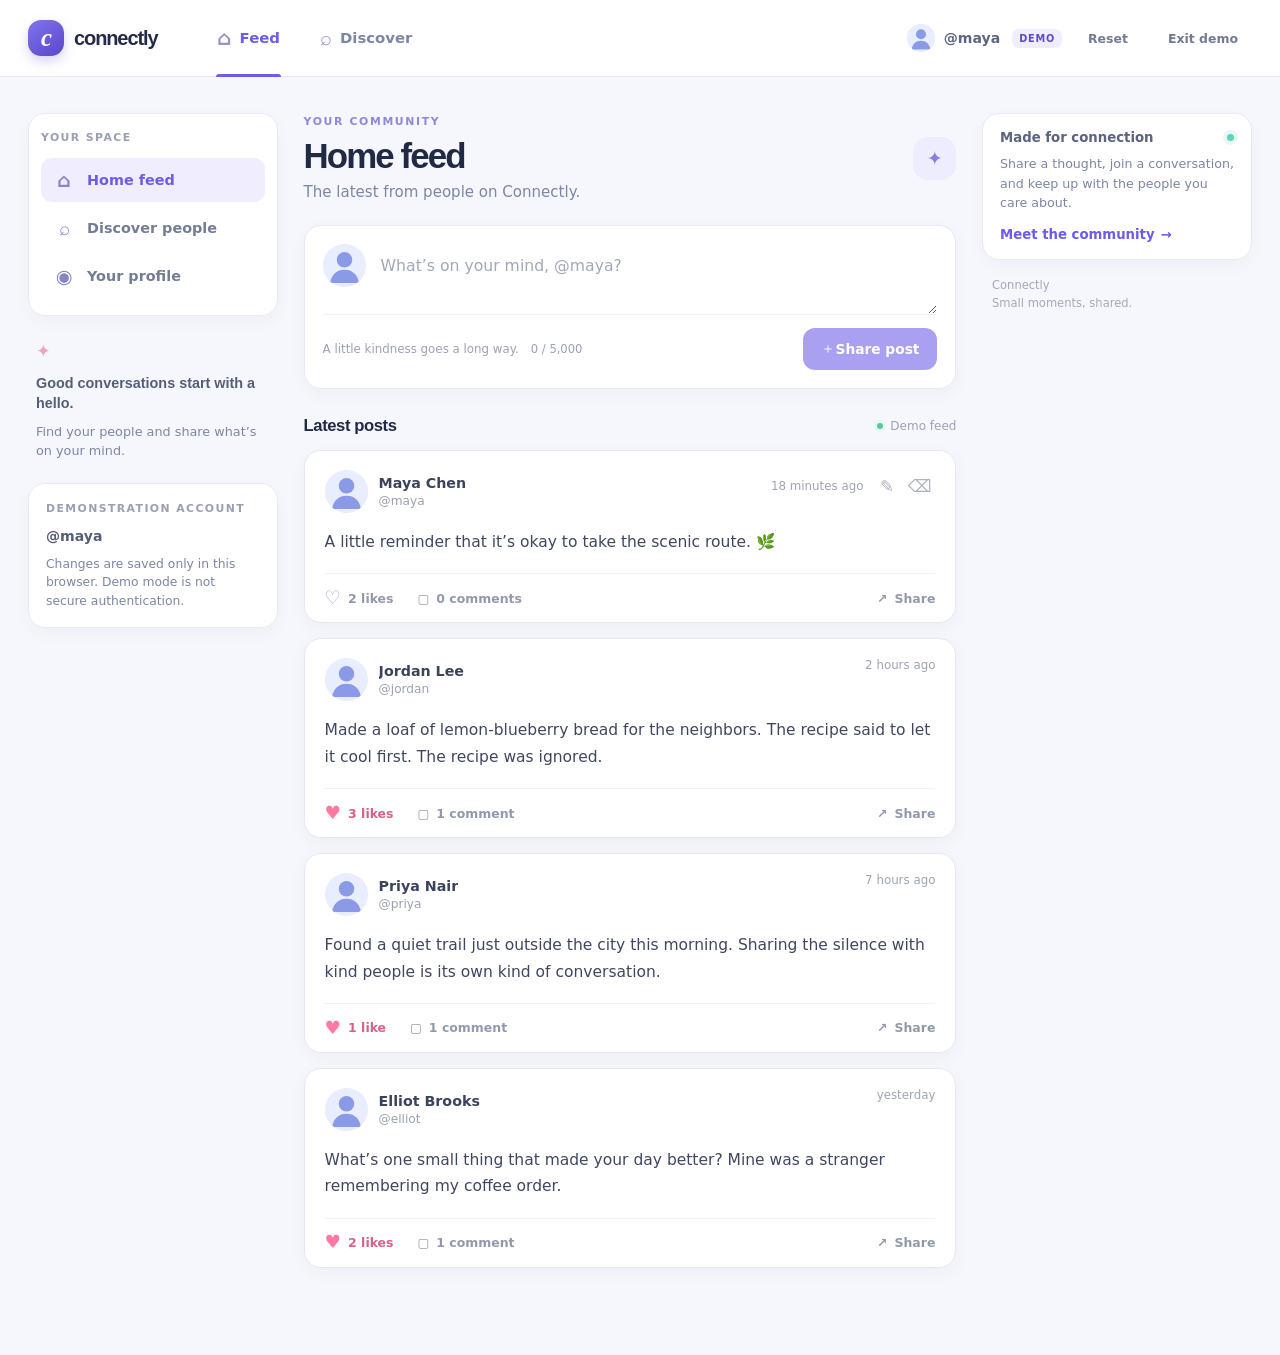
<file: index.html>
<!DOCTYPE html>
<html lang="en">
<head>
  <meta charset="UTF-8">
  <meta name="viewport" content="width=device-width, initial-scale=1">
  <meta name="theme-color" content="#f6f7fb">
  <meta name="description" content="Connectly brings your community closer.">

  <title>Connectly — Your Community, Closer</title>

  <link
    rel="icon"
    href="./frontend/static/images/default-avatar.svg"
    type="image/svg+xml"
  >

  <link
    rel="stylesheet"
    href="./frontend/static/css/app.css?v=static-demo-v1"
  >
</head>

<body>
  <a class="skip-link" href="#page">Skip to content</a>

  <header class="topbar" id="topbar"></header>

  <div class="app-shell" id="app-shell">
    <aside
      class="left-rail"
      id="left-rail"
      aria-label="Main navigation"
    ></aside>

    <main
      id="page"
      class="page"
      tabindex="-1"
      aria-live="polite"
    ></main>

    <aside
      class="right-rail"
      id="right-rail"
      aria-label="Connectly information"
    ></aside>
  </div>

  <div
    class="toast-region"
    id="toast-region"
    aria-live="polite"
    aria-atomic="true"
  ></div>

  <div id="modal-root"></div>

  <script
    type="module"
    src="./frontend/static/js/app.js?v=static-demo-v1"
  ></script>
</body>
</html>
</file>
<file: frontend/static/css/app.css>
:root {
  --color-primary: #6c5ce7;
  --color-primary-dark: #5845d6;
  --color-lavender: #f0edff;
  --color-coral: #ff7aa2;
  --color-mint: #55d6be;
  --color-background: #f6f7fc;
  --color-surface: #ffffff;
  --color-text: #202a44;
  --color-muted: #7c86a5;
  --color-border: #e7eaf4;
  color-scheme: light;
  --ink: var(--color-text);
  --muted: var(--color-muted);
  --soft-muted: #a4abc0;
  --line: var(--color-border);
  --paper: var(--color-surface);
  --canvas: var(--color-background);
  --accent: var(--color-primary);
  --accent-dark: var(--color-primary-dark);
  --accent-light: var(--color-lavender);
  --success: #376b55;
  --success-surface: #f0fbf5;
  --error: #9e475e;
  --error-surface: #fff5f7;
  --mint: #c5f0e2;
  --rose: #ffe5ed;
  --shadow: 0 12px 34px rgb(35 43 77 / 7%);
  --shadow-card: 0 5px 18px rgb(35 43 77 / 4%);
  --shadow-hover: 0 10px 26px rgb(49 43 104 / 8%);
  --radius-control: 12px;
  --radius-card: 17px;
  --space-1: 4px;
  --space-2: 8px;
  --space-3: 12px;
  --space-4: 16px;
  --space-5: 20px;
  --space-6: 24px;
  --motion-fast: 150ms;
  --motion-base: 180ms;
  font-family: "DM Sans", Inter, ui-sans-serif, system-ui, -apple-system, BlinkMacSystemFont, "Segoe UI", sans-serif;
  color: var(--ink);
  background: var(--canvas);
  font-synthesis: none;
  text-rendering: optimizeLegibility;
}

* { box-sizing: border-box; }
body { min-width: 320px; min-height: 100vh; margin: 0; background: var(--canvas); }
button, input, textarea { font: inherit; }
button, a { -webkit-tap-highlight-color: transparent; }
a { color: inherit; text-decoration: none; }
button { color: inherit; }
button:focus-visible, a:focus-visible, input:focus-visible, textarea:focus-visible { outline: 3px solid #a79cf5; outline-offset: 3px; }
#page:focus { outline: none; }
.skip-link { position: fixed; z-index: 100; top: 8px; left: 8px; padding: 10px 14px; transform: translateY(-150%); border-radius: 10px; color: white; background: var(--ink); }
.skip-link:focus { transform: translateY(0); }
.sr-only { position: absolute; width: 1px; height: 1px; padding: 0; margin: -1px; overflow: hidden; clip: rect(0, 0, 0, 0); white-space: nowrap; border: 0; }

.topbar { position: sticky; z-index: 20; top: 0; border-bottom: 1px solid rgb(226 229 239 / 84%); background: rgb(255 255 255 / 92%); backdrop-filter: blur(18px); }
.topbar-inner { display: flex; align-items: center; width: min(1560px, calc(100% - 56px)); height: 76px; margin: auto; gap: clamp(24px, 3.5vw, 48px); }
.brand { display: inline-flex; align-items: center; gap: 10px; color: #242b49; font-family: Manrope, "DM Sans", sans-serif; font-size: 1.25rem; font-weight: 800; letter-spacing: -.055em; }
.brand-mark { display: grid; width: 36px; height: 36px; place-items: center; border-radius: 13px; color: white; background: linear-gradient(145deg, #8173ed, #5847cb); font-family: Georgia, serif; font-size: 1.55rem; font-style: italic; font-weight: 700; line-height: 1; box-shadow: 0 5px 12px rgb(103 88 217 / 26%); }
.top-navigation { display: flex; align-self: stretch; align-items: center; gap: 10px; }
.top-link { position: relative; display: flex; height: 100%; align-items: center; gap: 8px; padding: 0 15px; color: var(--muted); font-size: .93rem; font-weight: 600; transition: color .18s ease; }
.top-link span { color: #9894c9; font-size: 1.25rem; }
.top-link:hover, .top-link.active { color: var(--accent); }
.top-link.active::after { position: absolute; right: 14px; bottom: -1px; left: 14px; height: 3px; border-radius: 3px 3px 0 0; background: var(--accent); content: ""; }
.top-account { display: flex; align-items: center; margin-left: auto; gap: 12px; }
.account-link { display: inline-flex; align-items: center; gap: 9px; color: #5c6680; font-size: .88rem; font-weight: 600; }
.demo-label { padding: 4px 7px; border-radius: 7px; color: #5d4dc5; background: #efedff; font-size: .61rem; font-weight: 800; letter-spacing: .08em; }
.demo-card { display: grid; margin-top: 15px; gap: 8px; color: var(--muted); font-size: .77rem; line-height: 1.5; }
.demo-card .rail-label { margin-bottom: 0; }
.demo-card > strong { color: #555e78; font-size: .88rem; }
.demo-card p:not(.rail-label) { margin: 0; }
.demo-card .button { justify-self: start; }

.app-shell { display: grid; grid-template-columns: minmax(220px, 250px) minmax(0, 760px) minmax(230px, 270px); justify-content: center; width: min(1560px, calc(100% - 56px)); min-height: calc(100vh - 76px); margin: 0 auto; column-gap: clamp(24px, 2vw, 32px); }
.left-rail, .right-rail { padding-top: 36px; }
.left-rail { position: sticky; top: 76px; align-self: start; }
.right-rail { position: sticky; top: 76px; align-self: start; }
.page { min-width: 0; padding: 38px 0 72px; }
.auth-shell { display: block; width: 100%; min-height: calc(100vh - 76px); }
.auth-shell .page { min-height: calc(100vh - 76px); padding: 0; }

.rail-card { padding: 17px; border: 1px solid var(--line); border-radius: 17px; background: var(--paper); box-shadow: 0 6px 18px rgb(35 43 77 / 3%); }
.rail-label { margin: 0 0 14px; color: #9a9fb3; font-size: .68rem; font-weight: 800; letter-spacing: .13em; }
.nav-card { padding: 17px 12px; }
.rail-link { display: flex; align-items: center; gap: 11px; min-height: 44px; padding: 0 11px; border-radius: 11px; color: #747d96; font-size: .9rem; font-weight: 600; transition: background .18s ease, color .18s ease, transform .18s ease; }
.rail-link + .rail-link { margin-top: 4px; }
.rail-link:hover { transform: translateX(2px); color: var(--accent); background: #f6f4ff; }
.rail-link.active { color: var(--accent); background: var(--accent-light); }
.rail-icon { display: grid; width: 24px; height: 24px; place-items: center; color: #8984c8; font-size: 1.2rem; }
.rail-note { display: grid; margin: 22px 8px; gap: 8px; color: var(--muted); font-size: .8rem; line-height: 1.55; }
.rail-note strong { color: #555e78; font-family: Manrope, sans-serif; font-size: .9rem; line-height: 1.4; }
.note-spark { color: #eda4bd; font-size: 1.1rem; }
.right-card { padding: 16px 17px; }
.side-title { display: flex; align-items: center; justify-content: space-between; color: #5b6380; font-size: .83rem; font-weight: 700; }
.tiny-dot { width: 7px; height: 7px; border-radius: 50%; background: var(--color-mint); box-shadow: 0 0 0 4px #e8f8f1; }
.right-card p { margin: 9px 0 11px; color: var(--muted); font-size: .79rem; line-height: 1.55; }
.text-link { display: inline-flex; align-items: center; gap: 6px; color: var(--accent); font-size: .83rem; font-weight: 700; }
.text-link span { transition: transform .18s ease; }
.text-link:hover span { transform: translateX(4px); }
.right-footer { display: grid; margin: 18px 10px; gap: 4px; color: #a3a9bb; font-size: .72rem; }

.feed-layout { display: grid; grid-template-columns: minmax(0, 1fr); align-items: start; width: 100%; max-width: 820px; margin-inline: auto; gap: clamp(18px, 2vw, 26px); }
.feed-layout > .feed-aside { display: none; }
.profile-layout { display: block; width: 100%; max-width: 760px; min-width: 0; margin-inline: auto; }
.profile-layout > .profile-aside { display: none; }
.main-column { min-width: 0; }
.page-heading { display: flex; align-items: center; justify-content: space-between; margin: 0 0 24px; }
.eyebrow { margin: 0 0 8px; color: #8e87da; font-size: .68rem; font-weight: 800; letter-spacing: .15em; }
h1, h2, h3, p { overflow-wrap: anywhere; }
h1, h2, h3 { font-family: Manrope, "DM Sans", sans-serif; }
.page-heading h1 { margin: 0; font-size: clamp(1.8rem, 3vw, 2.18rem); font-weight: 800; letter-spacing: -.055em; }
.page-subtitle { margin: 7px 0 0; color: var(--muted); font-size: .94rem; }
.heading-spark { display: grid; width: 43px; height: 43px; place-items: center; border-radius: 15px; color: #897ee3; background: #eeecff; font-size: 1.2rem; }
.section-heading { display: flex; align-items: center; justify-content: space-between; margin: 27px 0 14px; }
.section-heading h2 { margin: 0; font-size: 1.04rem; font-weight: 800; letter-spacing: -.025em; }
.live-label, .result-note { color: #9ba2b5; font-size: .75rem; }
.live-label { display: inline-flex; align-items: center; gap: 7px; }
.live-label i { width: 6px; height: 6px; border-radius: 50%; background: #65c39e; box-shadow: 0 0 0 3px #e5f7ef; }

.button { display: inline-flex; align-items: center; justify-content: center; min-height: 42px; padding: 0 17px; border: 1px solid transparent; border-radius: var(--radius-control); cursor: pointer; font-size: .86rem; font-weight: 700; transition: transform var(--motion-base) ease, box-shadow var(--motion-base) ease, background var(--motion-base) ease, border-color var(--motion-base) ease; }
.button:hover:not(:disabled) { transform: translateY(-1px); }
.button:active:not(:disabled) { transform: translateY(0) scale(.985); }
.button:disabled { cursor: not-allowed; opacity: .58; box-shadow: none; }
.button-primary { color: white; background: var(--accent); box-shadow: 0 5px 12px rgb(103 88 217 / 15%); }
.button-primary:hover:not(:disabled) { background: var(--accent-dark); box-shadow: 0 7px 17px rgb(103 88 217 / 22%); }
.button-secondary { border-color: #e1defa; color: var(--accent); background: #fbfaff; }
.button-secondary:hover:not(:disabled) { border-color: #c7c0f5; background: #f3f1ff; }
.button-quiet { color: #727b92; background: transparent; }
.button-quiet:hover:not(:disabled) { color: var(--accent); background: #f3f1ff; }
.button-small { min-height: 35px; padding: 0 13px; border-radius: 10px; font-size: .78rem; }
.button-wide { width: 100%; min-height: 48px; justify-content: space-between; padding: 0 18px; }
.is-following { color: #5f6780; border-color: var(--line); background: #fff; }

.avatar { display: block; flex: none; border-radius: 50%; object-fit: cover; background: #eeecff; }
.avatar-tiny { width: 31px; height: 31px; }
.avatar-small { width: 28px; height: 28px; }
.avatar-medium { width: 43px; height: 43px; }
.avatar-large { width: 54px; height: 54px; }

.composer-card, .post-card, .state-card, .profile-card { border: 1px solid var(--line); border-radius: var(--radius-card); background: var(--paper); box-shadow: var(--shadow-card); }
.composer-card { padding: 18px; }
.composer-top { display: flex; align-items: flex-start; gap: 13px; }
.composer-top textarea { width: 100%; min-height: 70px; resize: vertical; padding: 10px 2px; border: 0; outline: 0; color: var(--ink); background: transparent; font-size: .98rem; line-height: 1.5; }
.composer-top textarea::placeholder { color: #a1a8ba; }
.composer-bottom { display: flex; align-items: center; justify-content: space-between; padding-top: 13px; border-top: 1px solid #f0f1f6; gap: var(--space-3); }
.composer-meta { display: flex; min-width: 0; align-items: center; gap: var(--space-3); }
.composer-actions { display: flex; min-width: 0; align-items: center; gap: 10px; }
.composer-hint { color: #9ba2b3; font-size: .74rem; }
.character-count { color: #9ba2b3; font-size: .72rem; font-variant-numeric: tabular-nums; white-space: nowrap; }
.character-count.near-limit { color: #9d6a34; }
.form-error { min-height: 0; margin: 0; color: var(--error); font-size: .77rem; line-height: 1.4; }
.form-error:not(:empty) { margin-top: 7px; }
.composer-bottom .form-error { max-width: 180px; }
.guest-composer { display: flex; align-items: center; justify-content: space-between; gap: 16px; }
.composer-greeting { display: flex; align-items: center; gap: 14px; }
.compose-icon { display: grid; width: 43px; height: 43px; place-items: center; border-radius: 14px; color: var(--accent); background: var(--accent-light); }
.composer-greeting strong { font-family: Manrope, sans-serif; font-size: .92rem; }
.composer-greeting p { margin: 4px 0 0; color: var(--muted); font-size: .81rem; }
.guest-actions { display: flex; align-items: center; gap: 7px; }

.post-card { margin-bottom: 15px; padding: 19px 20px 0; border-color: #e6e8f1; box-shadow: var(--shadow-card); animation: card-in .24s ease both; transition: border-color var(--motion-base) ease, box-shadow var(--motion-base) ease, transform var(--motion-base) ease; }
.post-card:hover, .post-card:focus-within { border-color: #d9d5f6; box-shadow: var(--shadow-hover); }
.post-card:hover { transform: translateY(-1px); }
@keyframes card-in { from { opacity: 0; transform: translateY(5px); } to { opacity: 1; transform: translateY(0); } }
.post-header { display: flex; min-width: 0; align-items: flex-start; justify-content: space-between; gap: 12px; }
.post-author { display: inline-flex; min-width: 0; flex: 1; align-items: center; padding: 0; border: 0; cursor: pointer; text-align: left; background: transparent; gap: 11px; }
.author-meta { display: grid; min-width: 0; gap: 3px; }
.author-meta strong { overflow: hidden; color: #3b435d; font-size: .89rem; font-weight: 700; text-overflow: ellipsis; white-space: nowrap; }
.author-meta > span { color: #9aa1b2; font-size: .76rem; }
.post-header-right { display: flex; flex: none; align-items: center; gap: 8px; color: #9ea4b4; font-size: .74rem; }
.post-header-right time { white-space: nowrap; }
.post-owner-actions { display: inline-flex; gap: 2px; opacity: .72; }
.post-card:hover .post-owner-actions { opacity: 1; }
.icon-button { display: inline-grid; width: 31px; height: 31px; place-items: center; padding: 0; border: 0; border-radius: 9px; color: #8c93a6; cursor: pointer; background: transparent; font-size: 1.05rem; transition: color .15s ease, background .15s ease; }
.icon-button:hover { color: var(--accent); background: #f1efff; }
.icon-button:disabled { cursor: wait; opacity: .5; }
.danger-hover:hover { color: #cf5d77; background: #fff0f3; }
.post-content { margin: 16px 0 18px; color: #3f4760; font-size: .97rem; line-height: 1.7; white-space: pre-wrap; overflow-wrap: anywhere; }
.post-divider { height: 1px; background: #f0f1f6; }
.post-actions { display: flex; align-items: center; min-height: 48px; gap: 24px; }
.post-action { display: inline-flex; align-items: center; padding: 6px 0; border: 0; color: #9299ab; cursor: pointer; background: transparent; font-size: .78rem; font-weight: 600; gap: 7px; transition: color .15s ease; }
.post-action:hover { color: var(--accent); }
.post-action:disabled { cursor: wait; opacity: .55; }
.post-action .heart { display: inline-block; color: #aa9ce5; font-size: 1.15rem; line-height: 1; }
.post-action.like-success .heart { animation: like-pop .38s cubic-bezier(.2,.8,.3,1.3); }
@keyframes like-pop { 0% { transform: scale(1); } 45% { transform: scale(1.45); } 100% { transform: scale(1); } }
.post-action.liked { color: #d86185; }
.post-action.liked .heart { color: var(--color-coral); }
.post-share { margin-left: auto; }
.comments-panel { padding: 3px 0 16px; border-top: 1px solid #f0f1f6; }
.comment-row { display: flex; align-items: flex-start; padding: 12px 0 5px; gap: 10px; }
.comment-body { min-width: 0; flex: 1; }
.comment-heading { display: flex; min-width: 0; flex-wrap: wrap; align-items: center; gap: 6px 9px; }
.comment-heading time { color: #a1a7b6; font-size: .68rem; }
.author-name { padding: 0; border: 0; color: #505a76; cursor: pointer; background: transparent; font-size: .76rem; font-weight: 700; }
.author-name:hover { color: var(--accent); }
.comment-body p { margin: 4px 0 0; color: #626b80; font-size: .81rem; line-height: 1.55; white-space: pre-wrap; overflow-wrap: anywhere; }
.comment-delete { width: 25px; height: 25px; font-size: 1.15rem; }
.comments-empty, .comments-signin { margin: 14px 0; color: #99a0b1; font-size: .78rem; }
.comments-signin a, .comments-signin button { color: var(--accent); font-weight: 700; }
.text-button { padding: 0; border: 0; cursor: pointer; background: transparent; }
.comment-form { display: flex; flex-wrap: wrap; align-items: center; margin-top: 13px; gap: 8px; }
.comment-form input { min-width: 0; min-height: 38px; flex: 1; padding: 0 12px; border: 1px solid #e9ebf3; border-radius: 10px; outline: 0; color: var(--ink); background: #fafbfe; font-size: .79rem; }
.comment-form input:focus { border-color: #bdb5ef; background: white; }
.comment-form .form-error { flex-basis: 100%; }
.comments-more { display: flex; margin: 8px auto 0; }
.edit-post-form { margin: 16px 0; }
.edit-post-form textarea { width: 100%; min-height: 120px; padding: 12px; resize: vertical; border: 1px solid var(--line); border-radius: 12px; color: var(--ink); background: #fbfbfe; line-height: 1.55; }
.form-actions { display: flex; justify-content: flex-end; margin-top: 10px; gap: 8px; }
.load-more-wrap { display: flex; justify-content: center; padding: 12px 0 28px; }

.feed-aside { position: relative; overflow: hidden; margin-top: 32px; padding: 18px 17px 16px; border: 1px solid #e7e3fc; border-radius: 18px; background: linear-gradient(155deg, #f5f3ff, #fff 78%); }
.feed-aside h2 { position: relative; margin: 6px 0 9px; font-size: 1.16rem; line-height: 1.35; letter-spacing: -.04em; }
.feed-aside > p:not(.aside-kicker) { position: relative; margin: 0 0 16px; color: var(--muted); font-size: .8rem; line-height: 1.6; }
.aside-kicker { position: relative; margin: 8px 0 0; color: #8e85da; font-size: .68rem; font-weight: 800; letter-spacing: .14em; text-transform: uppercase; }
.aside-art { position: relative; display: grid; height: 98px; place-items: center; }
.art-orbit { position: absolute; width: 112px; height: 72px; border: 1px solid #d5cff9; border-radius: 50%; transform: rotate(-24deg); }
.orbit-two { width: 75px; height: 110px; transform: rotate(38deg); border-color: #e1dcfc; }
.art-center { display: grid; width: 53px; height: 53px; place-items: center; border-radius: 19px; color: white; background: linear-gradient(150deg, #9388ed, #5b4bc7); box-shadow: 0 10px 20px rgb(103 88 217 / 25%); font-family: Georgia, serif; font-size: 2rem; font-style: italic; font-weight: bold; }
.art-star { position: absolute; color: #d690b4; }
.star-one { top: 18px; right: 33px; font-size: 1.3rem; }
.star-two { bottom: 12px; left: 31px; color: #8c85d8; font-size: 1.05rem; }
.art-dot { position: absolute; top: 28px; left: 44px; width: 8px; height: 8px; border-radius: 50%; background: #a7dfcf; }

.narrow-column { width: min(100%, 800px); margin: 0 auto; }
.discovery-heading { margin-bottom: 21px; }
.search-form { display: flex; align-items: center; min-height: 54px; padding: 6px 7px 6px 16px; border: 1px solid var(--line); border-radius: 14px; background: white; box-shadow: 0 4px 14px rgb(35 43 77 / 3%); gap: 10px; }
.search-form > span { color: #9994d5; font-size: 1.35rem; }
.search-form input { min-width: 0; flex: 1; padding: 9px 0; border: 0; outline: 0; color: var(--ink); background: transparent; font-size: .88rem; }
.search-form input::placeholder { color: #a5abbb; }
.person-card { display: grid; grid-template-columns: minmax(0, 1fr) auto; align-items: center; margin-bottom: 11px; padding: 16px; border: 1px solid var(--line); border-radius: 16px; background: white; box-shadow: 0 4px 14px rgb(35 43 77 / 3%); transition: transform .18s ease, box-shadow .18s ease; gap: 12px 16px; }
.person-card:hover { transform: translateY(-2px); box-shadow: var(--shadow); }
.person-main { display: flex; min-width: 0; align-items: center; padding: 0; border: 0; cursor: pointer; text-align: left; background: transparent; gap: 13px; }
.person-copy { display: grid; min-width: 0; gap: 3px; }
.person-copy strong { overflow: hidden; color: #3d455f; font-size: .88rem; text-overflow: ellipsis; white-space: nowrap; }
.person-copy > span { color: #9ba1b1; font-size: .76rem; }
.person-copy small { display: -webkit-box; overflow: hidden; margin-top: 4px; color: #7a8295; font-size: .76rem; line-height: 1.4; -webkit-box-orient: vertical; -webkit-line-clamp: 2; }
.person-stats { display: flex; justify-content: flex-end; color: #939bad; font-size: .69rem; gap: 12px; }
.person-stats strong { color: #626b84; }
.follow-button { grid-column: 2; justify-self: end; min-width: 88px; }

.profile-card { overflow: hidden; transition: border-color var(--motion-base) ease, box-shadow var(--motion-base) ease; }
.profile-card:hover { border-color: #d9d3fa; box-shadow: var(--shadow); }
.profile-overview { min-width: 0; }
.profile-avatar { position: relative; z-index: 2; flex: none; }
.profile-enter { animation: profile-in .32s ease both; }
@keyframes profile-in { from { opacity: 0; transform: translateY(7px); } to { opacity: 1; transform: translateY(0); } }
.profile-cover { position: relative; height: 130px; overflow: hidden; background: linear-gradient(112deg, #dad6ff, #eceaff 56%, #ddf3ed); }
.profile-cover::after { position: absolute; inset: 0; background-image: radial-gradient(rgb(255 255 255 / 66%) 1px, transparent 1px); background-size: 17px 17px; content: ""; opacity: .36; }
.cover-orb { position: absolute; z-index: 1; width: 180px; height: 180px; border: 1px solid rgb(255 255 255 / 72%); border-radius: 50%; }
.cover-orb-one { top: -100px; right: 15%; }
.cover-orb-two { top: 28px; right: 34%; width: 100px; height: 100px; border-color: rgb(255 255 255 / 60%); }
.cover-spark { position: absolute; z-index: 2; top: 27px; right: 19%; color: white; font-size: 1.5rem; }
.profile-overview { display: flex; align-items: flex-start; padding: 0 25px 24px; gap: 21px; }
.profile-avatar { width: 104px; height: 104px; margin-top: -46px; border: 5px solid white; box-shadow: 0 5px 15px rgb(40 48 80 / 12%); }
.profile-enter .profile-avatar { animation: avatar-in .38s .06s ease both; }
@keyframes avatar-in { from { opacity: 0; transform: translateY(5px) scale(.96); } to { opacity: 1; transform: translateY(0) scale(1); } }
.profile-primary { min-width: 0; flex: 1; padding-top: 17px; }
.profile-name-row { display: flex; min-width: 0; align-items: center; justify-content: space-between; gap: 12px; }
.profile-name-row > div { min-width: 0; }
.profile-name-row .eyebrow { margin-bottom: 4px; font-size: .62rem; }
.profile-name-row h1 { margin: 0; font-size: 1.55rem; line-height: 1.15; letter-spacing: -.05em; }
.profile-handle { margin: 4px 0 0; color: #969daf; font-size: .81rem; }
.profile-bio { margin: 17px 0 10px; color: #606980; font-size: .88rem; line-height: 1.62; }
.profile-bio-empty { color: #9da3b3; font-style: italic; }
.profile-location { display: flex; align-items: center; margin: 0; color: #9299ac; font-size: .78rem; gap: 6px; }
.profile-location span { font-size: 1rem; }
.profile-stats { display: grid; grid-template-columns: repeat(3, minmax(0, 1fr)); margin-top: 21px; padding-top: 16px; border-top: 1px solid #eff0f5; gap: 12px; }
.profile-stats button { display: grid; min-width: 0; padding: 0; border: 0; cursor: pointer; text-align: left; background: transparent; gap: 2px; }
.profile-stats button:hover strong, .profile-stats button:hover span { color: var(--accent); }
.profile-stats strong { color: #454e68; font-size: .96rem; transition: color .15s ease; }
.profile-stats span { color: #9aa1b3; font-size: .7rem; transition: color .15s ease; }
.profile-edit-form { padding: 20px 25px 24px; border-top: 1px solid #eff0f5; background: #fcfcff; }
.field { display: grid; margin-bottom: 15px; gap: 7px; }
.field label { color: #59627a; font-size: .79rem; font-weight: 700; }
.field input, .field textarea { width: 100%; min-height: 43px; padding: 11px 12px; border: 1px solid #e5e7f0; border-radius: 10px; outline: 0; color: var(--ink); background: white; font-size: .84rem; }
.field textarea { min-height: 98px; resize: vertical; line-height: 1.5; }
.field input:focus, .field textarea:focus { border-color: #bdb5ef; box-shadow: 0 0 0 3px #f0eeff; }
.field input[type="file"] { min-height: 42px; padding: 7px 9px; }
.field-help { color: #989fb1; font-size: .72rem; }
.profile-post-heading { margin: 26px 0 14px; }

.state-card { display: grid; min-height: 168px; align-content: center; justify-items: center; padding: 24px; border-color: #e5e7f0; text-align: center; }
.state-icon { display: grid; width: 46px; height: 46px; place-items: center; border-radius: 16px; color: #8276df; background: #efedff; font-size: 1.2rem; }
.state-error .state-icon { color: var(--error); background: var(--error-surface); }
.state-card h2 { margin: 13px 0 4px; font-size: 1.05rem; }
.state-card p { max-width: 360px; margin: 0 0 17px; color: var(--muted); font-size: .83rem; line-height: 1.55; }
.loading-card { display: flex; min-height: 124px; align-items: center; justify-content: center; border: 1px solid var(--line); border-radius: 16px; color: #9098aa; background: white; font-size: .85rem; gap: 11px; }
.spinner { width: 20px; height: 20px; border: 2px solid #e8e5fb; border-top-color: var(--accent); border-radius: 50%; animation: spin .7s linear infinite; }
.spinner-small { width: 15px; height: 15px; }
.spinner-button { width: 15px; height: 15px; border-color: rgb(255 255 255 / 40%); border-top-color: white; }
.inline-loading { display: flex; align-items: center; padding: 14px 0 4px; color: #989fb1; font-size: .75rem; gap: 8px; }
.inline-error { color: var(--error); font-size: .78rem; }
@keyframes spin { to { transform: rotate(360deg); } }

.auth-layout { display: grid; grid-template-columns: minmax(300px, .9fr) minmax(420px, 1.1fr); min-height: calc(100vh - 76px); background: white; }
.auth-promo { position: relative; display: flex; min-height: 620px; flex-direction: column; overflow: hidden; padding: clamp(30px, 6vw, 72px); color: white; background: linear-gradient(145deg, #5245bd, #7669dd 58%, #9189e8); }
.auth-promo::before, .auth-promo::after { position: absolute; width: 430px; height: 430px; border: 1px solid rgb(255 255 255 / 12%); border-radius: 50%; content: ""; }
.auth-promo::before { right: -125px; bottom: -143px; }
.auth-promo::after { right: -12px; bottom: -35px; width: 220px; height: 220px; }
.brand-light { position: relative; z-index: 1; align-self: flex-start; color: white; }
.brand-light .brand-mark { color: #695bd1; background: white; box-shadow: 0 6px 18px rgb(37 31 112 / 16%); }
.promo-copy { position: relative; z-index: 1; max-width: 480px; margin: auto 0; padding: 70px 0; }
.promo-spark { display: block; margin-bottom: 23px; color: #ddd8ff; font-size: 2rem; }
.auth-promo .eyebrow { color: #d3ceff; }
.promo-copy h1 { max-width: 520px; margin: 15px 0 18px; font-size: clamp(2.4rem, 5vw, 4rem); line-height: 1.08; letter-spacing: -.06em; }
.promo-copy h1 em { color: #c9f2e5; font-style: normal; }
.promo-copy > p:last-child { max-width: 390px; color: #e4e1ff; font-size: 1rem; line-height: 1.7; }
.promo-bottom { position: relative; z-index: 1; display: flex; align-items: center; justify-content: space-between; color: #d5d1ff; font-size: .8rem; }
.promo-decoration { color: #c9f2e5; font-size: 1.4rem; }
.auth-panel { display: grid; align-content: center; justify-items: center; padding: 55px 30px; background: #fff; }
.auth-form-wrap { width: min(100%, 410px); }
.auth-form-wrap > .eyebrow { margin-top: 12px; }
.auth-form-wrap h2 { margin: 0; font-size: clamp(1.7rem, 3vw, 2.2rem); letter-spacing: -.055em; }
.auth-subtitle { margin: 8px 0 26px; color: var(--muted); font-size: .89rem; line-height: 1.55; }
.auth-form .field { margin-bottom: 16px; }
.auth-form .field input { min-height: 47px; padding: 0 13px; }
.auth-form .field label { font-size: .78rem; }
.auth-form .field-help { margin: -4px 0 8px; }
.auth-error { margin: -4px 0 13px !important; }
.auth-switch { margin: 21px 0 0; color: #7d8598; text-align: center; font-size: .82rem; }
.auth-switch a { color: var(--accent); font-weight: 700; }
.auth-terms { margin: 27px 0 0; color: #a5aaba; text-align: center; font-size: .69rem; line-height: 1.5; }
.demo-auth-notice { margin: 22px 0; padding: 16px; border: 1px solid #e5e1fb; border-radius: 13px; color: #707891; background: #f8f7ff; font-size: .81rem; line-height: 1.55; }
.demo-auth-notice strong { color: #4f5872; }
.demo-auth-notice p { margin: 8px 0 0; }
.mobile-auth-brand { display: none; }

.toast-region { position: fixed; z-index: 70; right: 22px; bottom: 22px; display: grid; width: min(380px, calc(100% - 32px)); gap: 9px; }
.toast { padding: 13px 16px; border: 1px solid #d7efe4; border-radius: 13px; color: var(--success); background: var(--success-surface); box-shadow: var(--shadow); font-size: .84rem; animation: toast-in .2s ease both; }
.toast-error { border-color: #f4d8df; color: var(--error); background: var(--error-surface); }
@keyframes toast-in { from { opacity: 0; transform: translateY(8px); } to { opacity: 1; transform: translateY(0); } }
.modal-backdrop { position: fixed; z-index: 50; inset: 0; display: grid; place-items: center; padding: 20px; background: rgb(24 29 53 / 40%); backdrop-filter: blur(3px); }
.modal-card { width: min(100%, 500px); max-height: min(80vh, 680px); overflow: hidden; border: 1px solid var(--line); border-radius: 18px; background: white; box-shadow: 0 22px 70px rgb(20 25 50 / 24%); }
.modal-heading { display: flex; align-items: center; justify-content: space-between; padding: 17px 20px; border-bottom: 1px solid var(--line); }
.modal-heading h2 { margin: 0; font-size: 1.05rem; }
.modal-content { max-height: calc(min(80vh, 680px) - 60px); overflow: auto; padding: 14px; }
.modal-content .person-card { box-shadow: none; }
.modal-empty { padding: 20px; color: var(--muted); text-align: center; font-size: .85rem; }

@media (max-width: 1180px) {
  .app-shell { grid-template-columns: 184px minmax(0, 1fr); column-gap: 22px; }
  .right-rail { display: none; }
  .topbar-inner { gap: 30px; }
}

@media (max-width: 960px) {
  .feed-layout, .profile-layout { display: block; }
  .feed-aside, .profile-aside { display: none; }
}

@media (max-width: 820px) {
  .topbar-inner { width: min(100% - 30px, 680px); height: 66px; gap: 20px; }
  .top-navigation { display: none; }
  .app-shell { display: block; width: min(100% - 30px, 680px); min-height: calc(100vh - 66px); }
  .left-rail { position: static; padding-top: 12px; }
  .demo-card { display: none; }
  .left-rail .nav-card { display: flex; align-items: center; padding: 6px; gap: 4px; }
  .left-rail .rail-label, .left-rail .rail-note { display: none; }
  .rail-link { flex: 1; justify-content: center; min-height: 40px; padding: 0 8px; font-size: .78rem; gap: 6px; }
  .rail-link + .rail-link { margin: 0; }
  .rail-icon { width: 19px; }
  .page { padding: 26px 0 60px; }
  .feed-layout, .profile-layout { display: block; }
  .feed-aside, .profile-aside { display: none; }
  .auth-layout { grid-template-columns: minmax(260px, .8fr) minmax(380px, 1.2fr); min-height: calc(100vh - 66px); }
  .auth-shell .page { min-height: calc(100vh - 66px); }
  .auth-promo { min-height: 580px; padding: 38px; }
}

@media (max-width: 600px) {
  .topbar-inner { justify-content: space-between; width: calc(100% - 26px); height: 62px; gap: 8px; }
  .top-navigation { display: none; }
  .brand { gap: 7px; font-size: 1.05rem; }
  .brand-mark { width: 31px; height: 31px; border-radius: 11px; font-size: 1.34rem; }
  .top-navigation { gap: 0; }
  .top-link { padding: 0 8px; font-size: .75rem; gap: 4px; }
  .top-link span { font-size: 1.05rem; }
  .top-link.active::after { right: 6px; left: 6px; }
  .top-account { gap: 5px; }
  .top-account .demo-label { display: none; }
  .top-account .button-small { min-height: 32px; padding: 0 9px; font-size: .7rem; }
  .account-link { gap: 0; }
  .account-link span { display: none; }
  .app-shell { width: calc(100% - 26px); min-height: calc(100vh - 62px); }
  .left-rail { padding-top: 9px; }
  .rail-link { font-size: .72rem; }
  .rail-link .rail-icon { display: none; }
  .page { padding-top: 22px; }
  .page-heading { margin-bottom: 18px; }
  .page-heading h1 { font-size: 1.78rem; }
  .page-subtitle { font-size: .83rem; }
  .heading-spark { width: 37px; height: 37px; border-radius: 13px; }
  .composer-card { padding: 14px; }
  .composer-top { gap: 9px; }
  .avatar-medium { width: 38px; height: 38px; }
  .composer-top textarea { min-height: 60px; font-size: .9rem; }
  .composer-hint { max-width: 120px; font-size: .67rem; line-height: 1.35; }
  .composer-bottom { align-items: flex-end; flex-wrap: wrap; }
  .composer-meta { flex: 1 1 100%; justify-content: space-between; gap: 8px; }
  .composer-actions { width: 100%; justify-content: space-between; gap: 8px; }
  .composer-bottom .form-error { max-width: min(180px, 60%); text-align: left; }
  .button { min-height: 39px; padding: 0 13px; font-size: .79rem; }
  .button-small { min-height: 33px; padding: 0 10px; font-size: .73rem; }
  .section-heading { margin-top: 22px; }
  .post-card { padding: 15px 14px 0; border-radius: 15px; }
  .post-content { margin: 14px 0 16px; font-size: .9rem; }
  .post-actions { min-height: 45px; justify-content: space-between; gap: 10px; }
  .post-action { gap: 5px; font-size: .7rem; }
  .post-share { margin-left: 0; }
  .post-header-right { gap: 4px; font-size: .68rem; }
  .post-owner-actions { opacity: 1; }
  .guest-composer { align-items: flex-start; flex-direction: column; }
  .guest-actions { padding-left: 57px; }
  .person-card { grid-template-columns: minmax(0, 1fr) auto; padding: 13px; gap: 9px; }
  .avatar-large { width: 45px; height: 45px; }
  .person-main { gap: 10px; }
  .person-stats { grid-column: 1; justify-content: flex-start; padding-left: 55px; font-size: .65rem; }
  .follow-button { grid-row: 1 / span 2; }
  .search-form { min-height: 49px; }
  .profile-cover { height: 105px; }
  .profile-overview { display: block; padding: 0 17px 19px; }
  .profile-avatar { width: 86px; height: 86px; margin-top: -40px; }
  .profile-primary { padding-top: 9px; }
  .profile-name-row { align-items: flex-start; flex-wrap: wrap; }
  .profile-name-row > div { flex: 1 1 160px; }
  .profile-name-row h1 { font-size: 1.35rem; }
  .profile-name-row .button { min-height: 36px; }
  .profile-bio { margin-top: 13px; font-size: .84rem; }
  .profile-stats { gap: 8px; }
  .profile-edit-form { padding: 16px 17px 20px; }
  .auth-layout { display: block; min-height: calc(100vh - 62px); }
  .auth-promo { display: none; }
  .auth-shell .page { min-height: calc(100vh - 62px); }
  .auth-panel { min-height: calc(100vh - 62px); align-content: start; padding: 26px 23px 45px; }
  .auth-form-wrap { width: min(100%, 430px); }
  .mobile-auth-brand { display: block; margin-bottom: 32px; }
  .auth-form-wrap > .eyebrow { margin-top: 0; }
  .auth-form-wrap h2 { font-size: 1.78rem; }
  .auth-subtitle { margin-bottom: 22px; font-size: .84rem; }
  .toast-region { right: 13px; bottom: 13px; width: calc(100% - 26px); }
  .modal-backdrop { padding: 10px; }
  .modal-card { max-height: 88vh; }
}

@media (max-width: 380px) {
  .topbar-inner { width: calc(100% - 20px); }
  .brand { font-size: .98rem; }
  .top-account .button-small { padding: 0 7px; font-size: .67rem; }
  .app-shell { width: calc(100% - 20px); }
  .left-rail .nav-card { gap: 2px; }
  .rail-link { padding: 0 5px; font-size: .68rem; }
  .post-header { gap: 6px; }
  .post-author { gap: 7px; }
  .post-header-right { gap: 2px; font-size: .63rem; }
  .post-header-right .icon-button { width: 27px; }
  .post-card { padding-right: 11px; padding-left: 11px; }
}

@media (prefers-reduced-motion: reduce) {
  *, *::before, *::after { scroll-behavior: auto !important; animation-duration: .01ms !important; animation-iteration-count: 1 !important; transition-duration: .01ms !important; }
}
</file>
